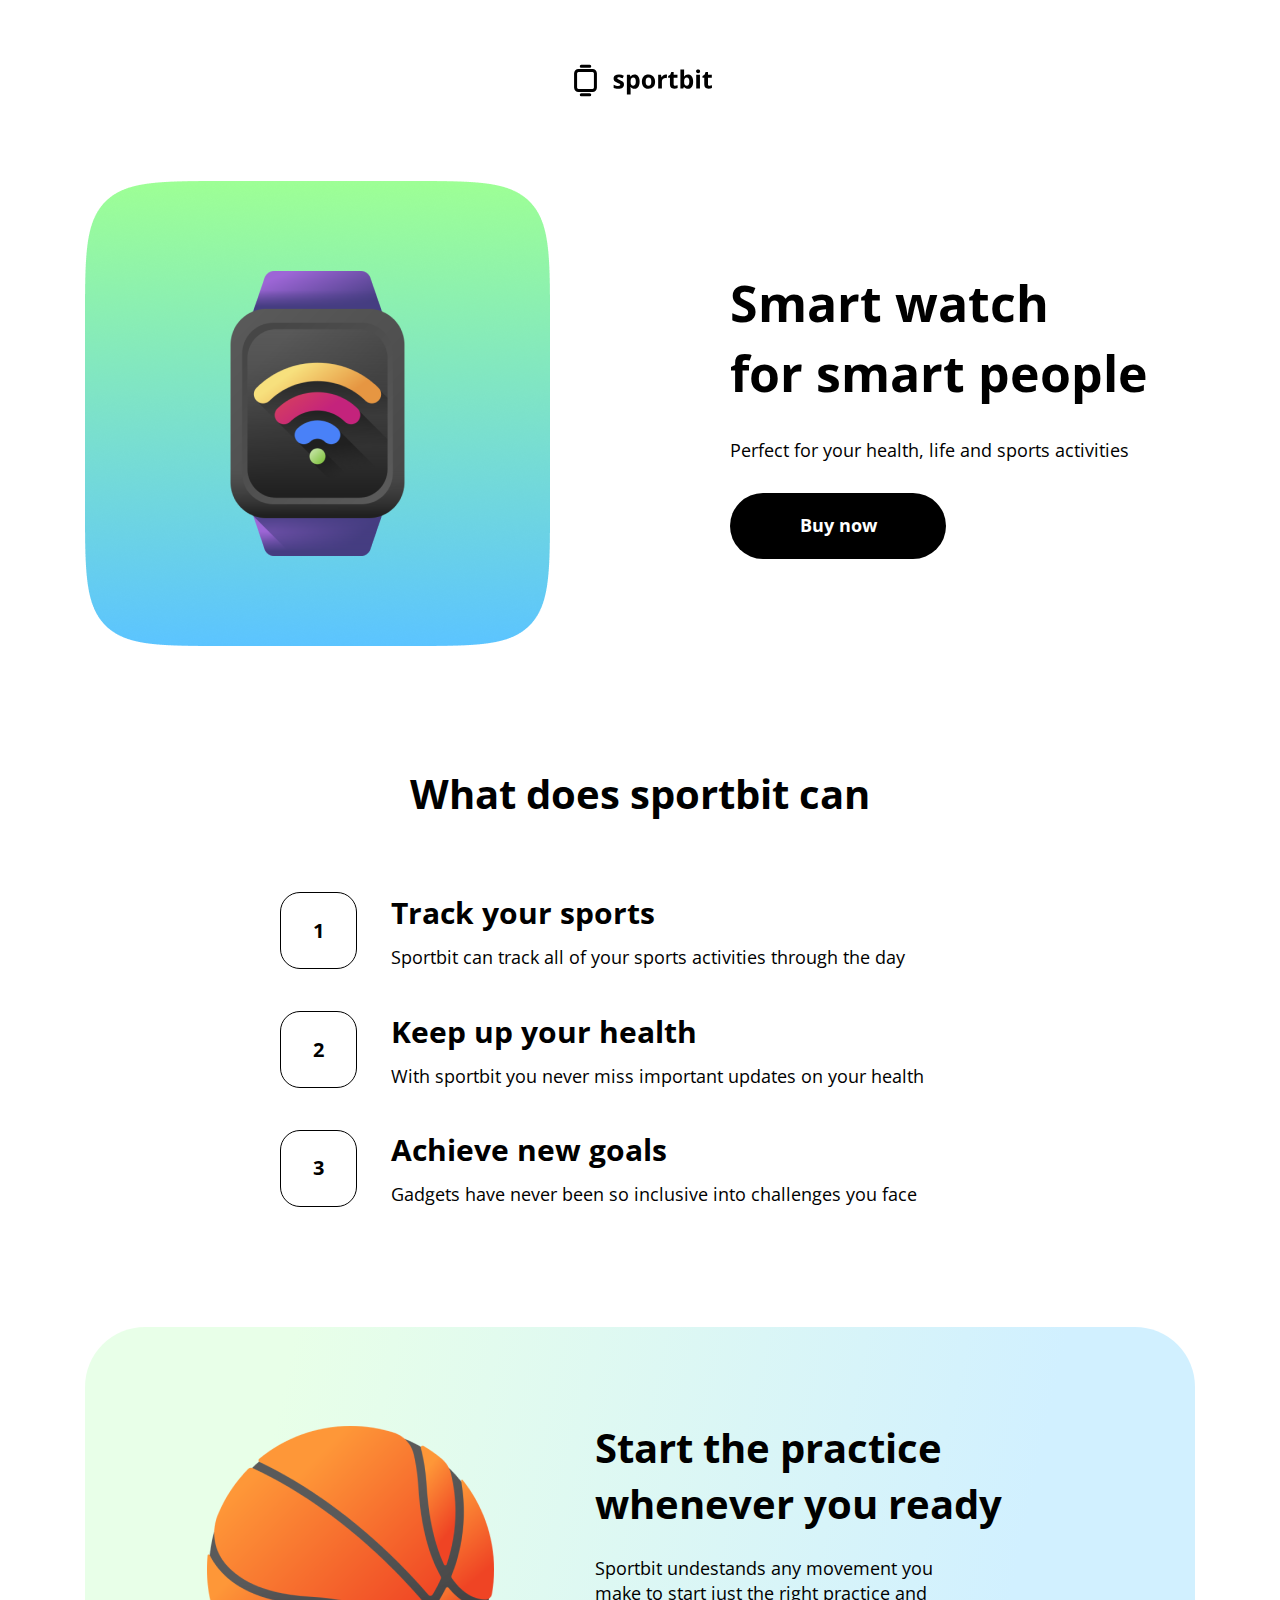
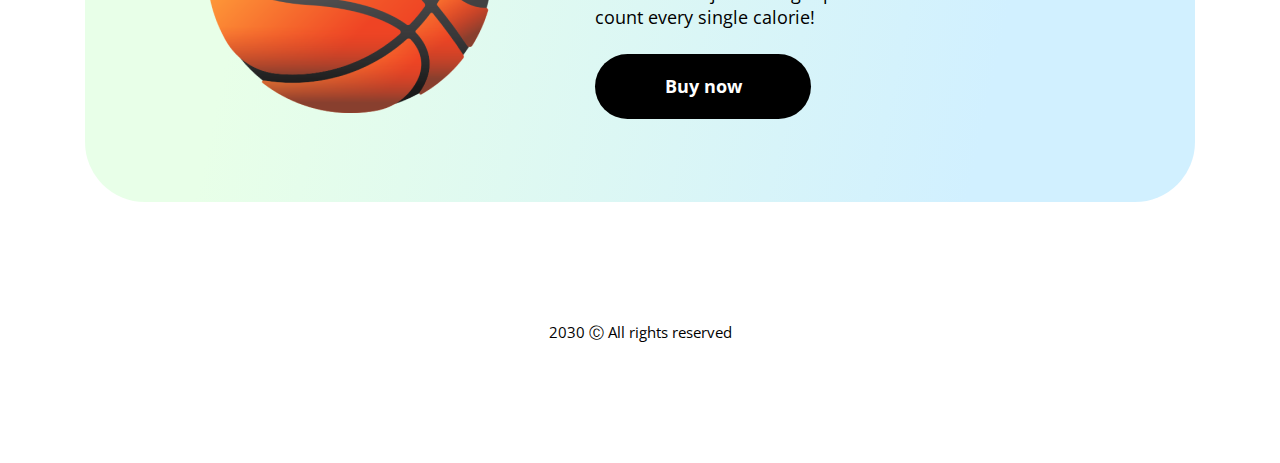
<file: sportbit/index.html>
<!DOCTYPE html>
<html lang="en">
<head>
    <meta charset="UTF-8">
    <meta http-equiv="X-UA-Compatible" content="IE=edge">
    <meta name="viewport" content="width=device-width, initial-scale=1.0">
    <link rel="icon" type="image/x-icon" href="img/watch.png">
    <link rel="preconnect" href="https://fonts.googleapis.com">
    <link rel="preconnect" href="https://fonts.gstatic.com" crossorigin>
    <link href="https://fonts.googleapis.com/css2?family=Open+Sans:wght@400;700&display=swap" rel="stylesheet">
    <link rel="stylesheet" href="css/style.css">
    <title>Sportbit Home</title>
</head>
<body>
    <header class="header" id="header">
        <div class="container">
            <a href="#" class="logo">
                <img src="img/logo.svg" alt="Sportbit">
            </a>
            <div class="wrapper">
                <img src="img/watch.png" alt="Smart watch" class="hero-image">
                <div class="hero-text">
                    <h1>Smart watch<br>for smart people</h1>
     				<p class="intro">Perfect for your health, life and sports activities</p>
                    <a href="#features" class="button">Buy now</a>
                </div>
            </div>
        </div>
    </header>
    <section class="features" id="features">
        <div class="container">
            <h2>What does sportbit can</h2>
            <div class="features-container">
                <div class="feature">
                    <span class="feature-digit">1</span>
                    <div class="feature-wrap">
                        <h3 class="feature-title">Track your sports</h3>
                        <p class="feature-text">Sportbit can track all of your sports activities through the day</p>
                    </div>
                </div>
                <div class="feature">
                    <span class="feature-digit">2</span>
                    <div class="feature-wrap">
                        <h3 class="feature-title">Keep up your health</h3>
                        <p class="feature-text">With sportbit you never miss important updates on your health</p>
                    </div>
                </div>
                <div class="feature">
                    <span class="feature-digit">3</span>
                    <div class="feature-wrap">
                        <h3 class="feature-title">Achieve new goals</h3>
                        <p class="feature-text">Gadgets have never been so inclusive into challenges you face</p>
                    </div>
                </div>
            </div>
        </div>
    </section>
    <section class="action" id="action">
        <div class="container">
            <div class="action-wrap">
                <img src="img/ball.png" alt="Sports activities">
                <div class="hero-text">
                    <h2>Start the practice whenever you ready</h2>
                    <p class="intro">Sportbit undestands any movement you make to start just the right practice and count every single calorie!</p>
                    <a href="#features" class="button">Buy now</a>
                </div>
            </div>
        </div>
    </section>
    <footer class="footer" id="footer">
        <div class="container">
            <p class="credits">2030 Ⓒ All rights reserved</p>
        </div>
    </footer>
</body>
</html>
</file>
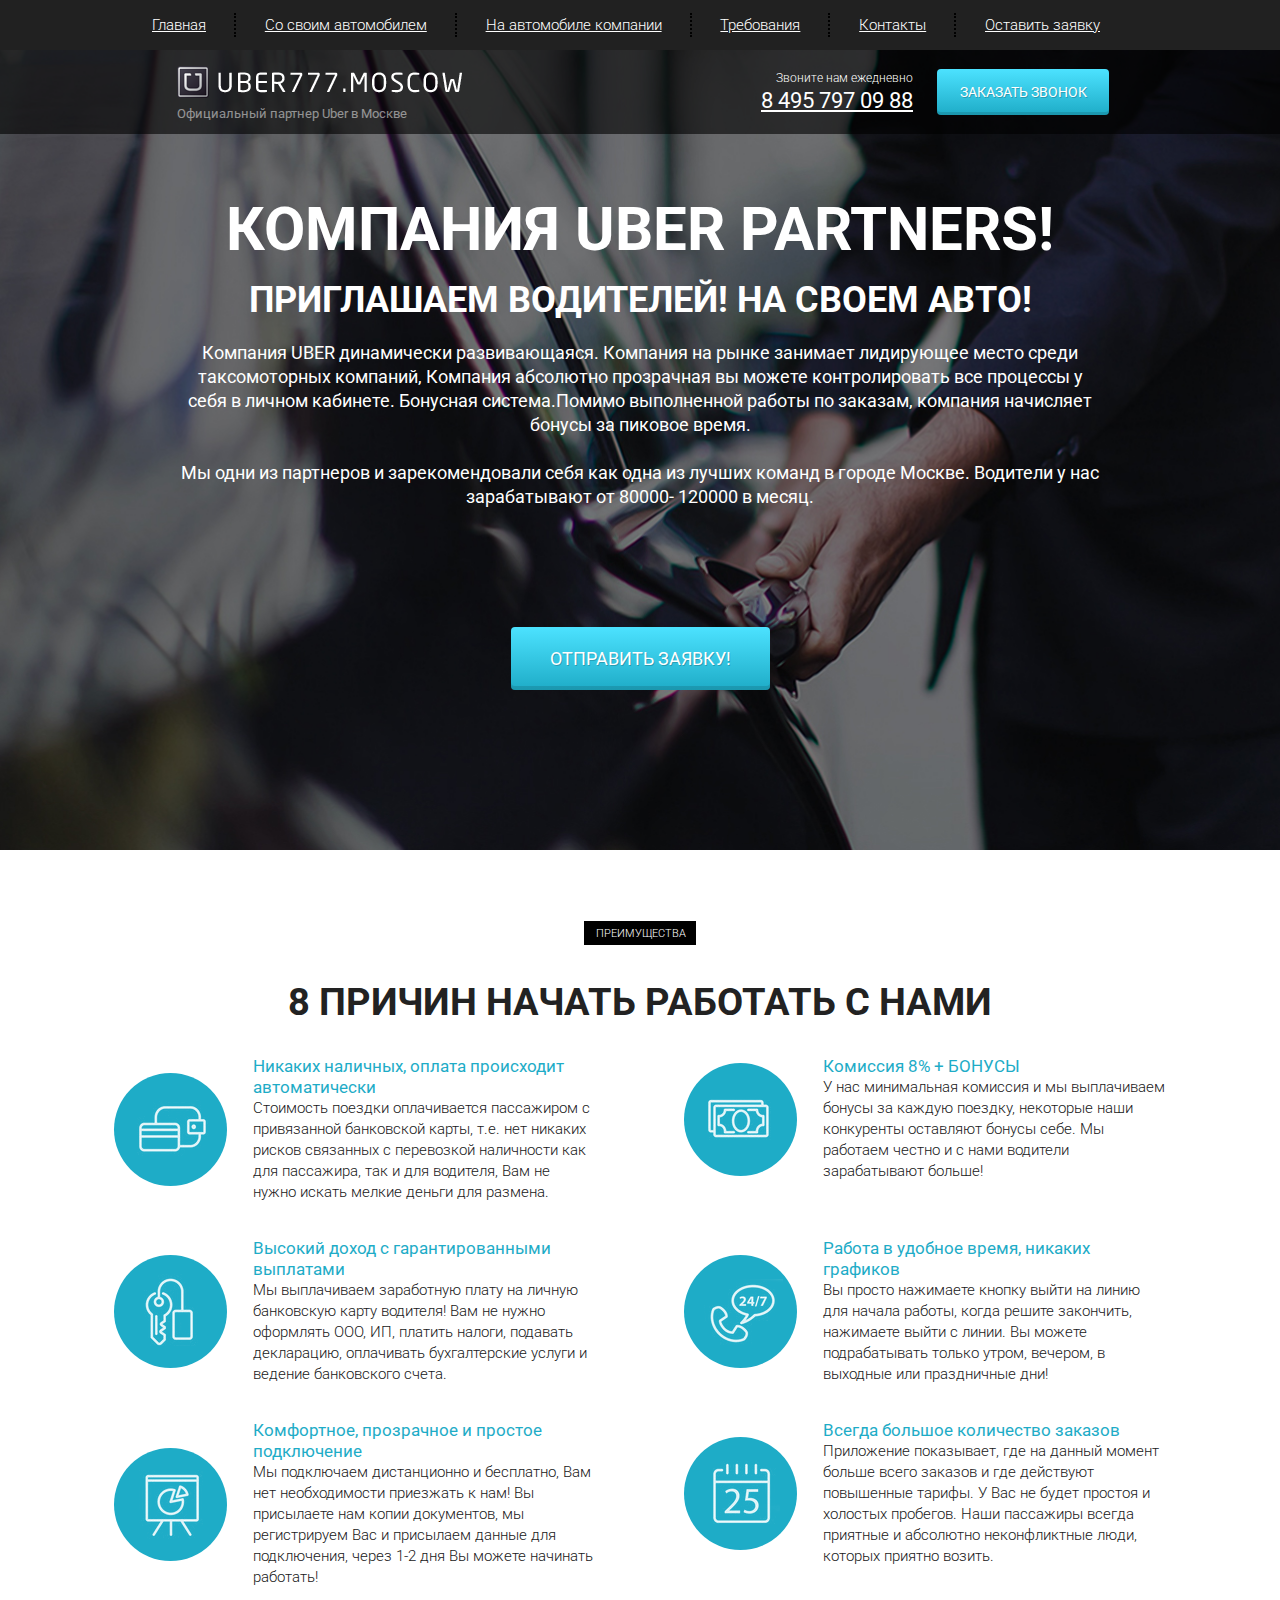
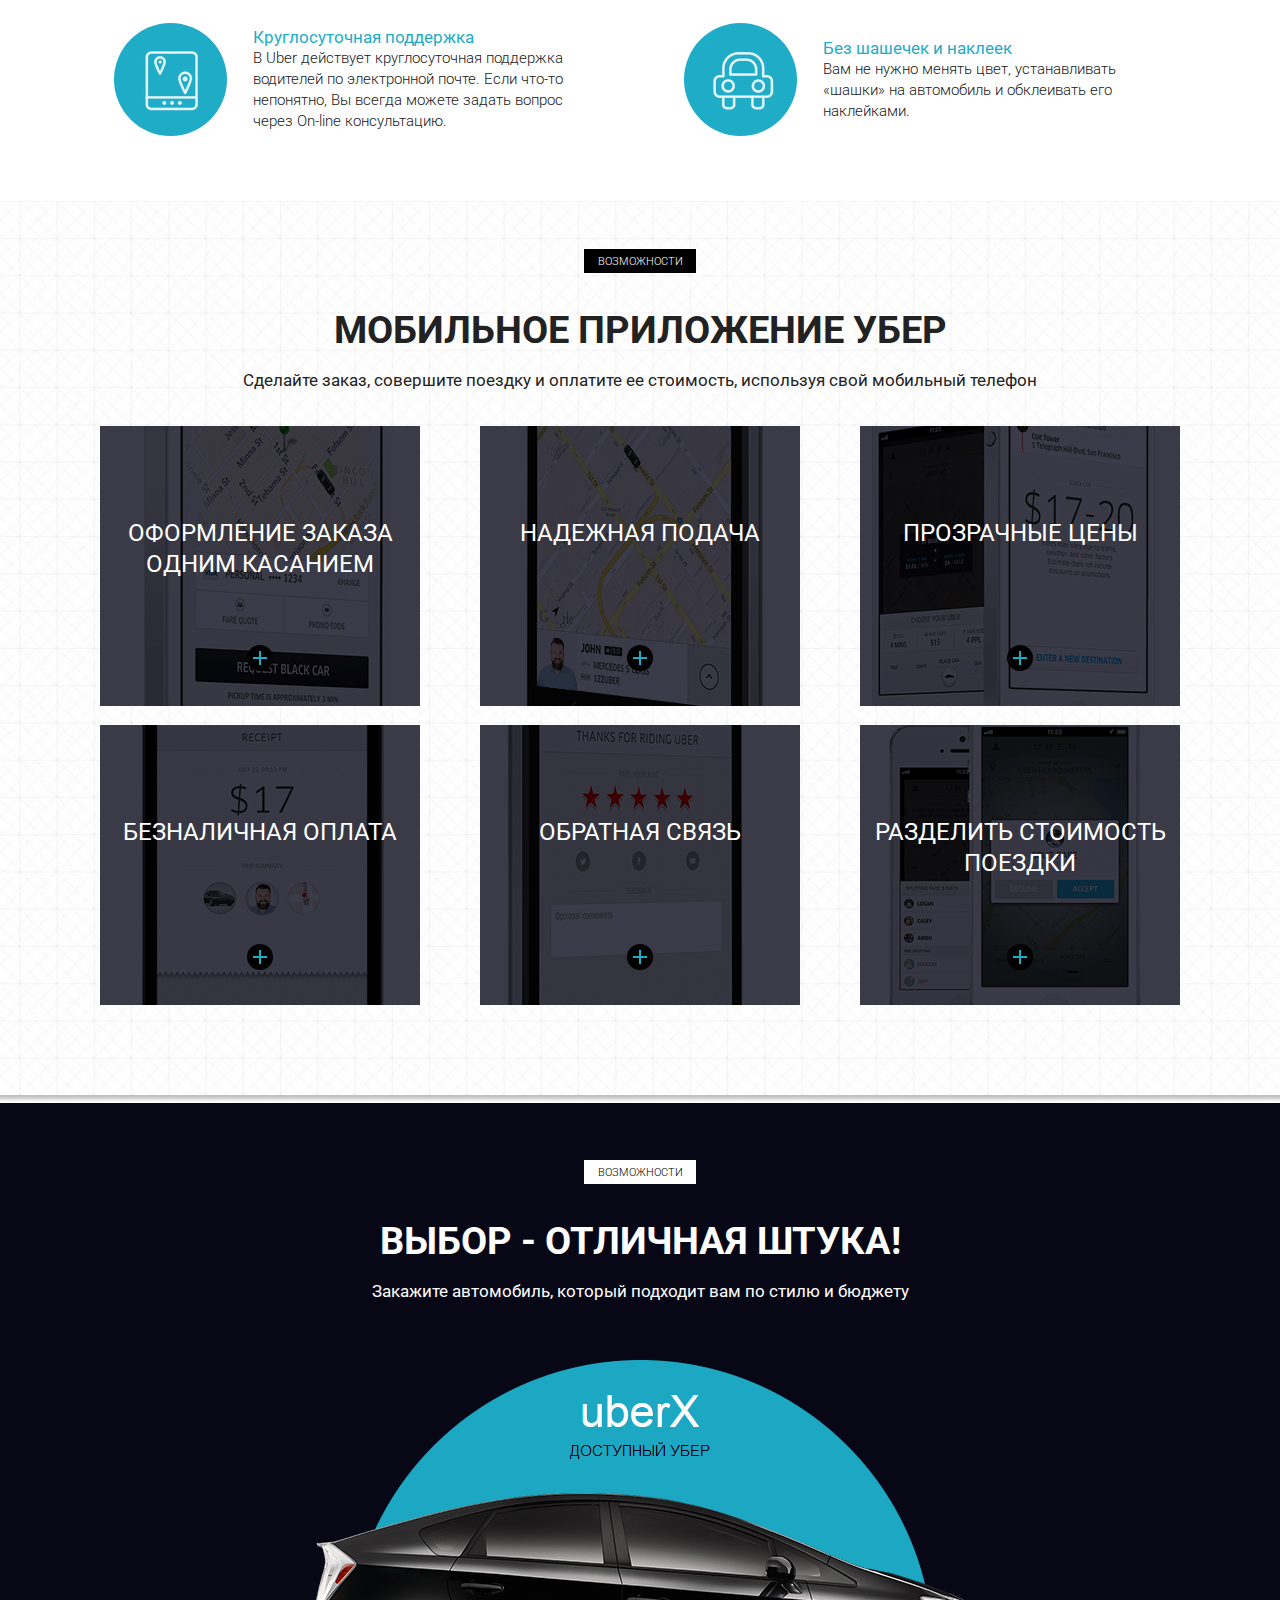
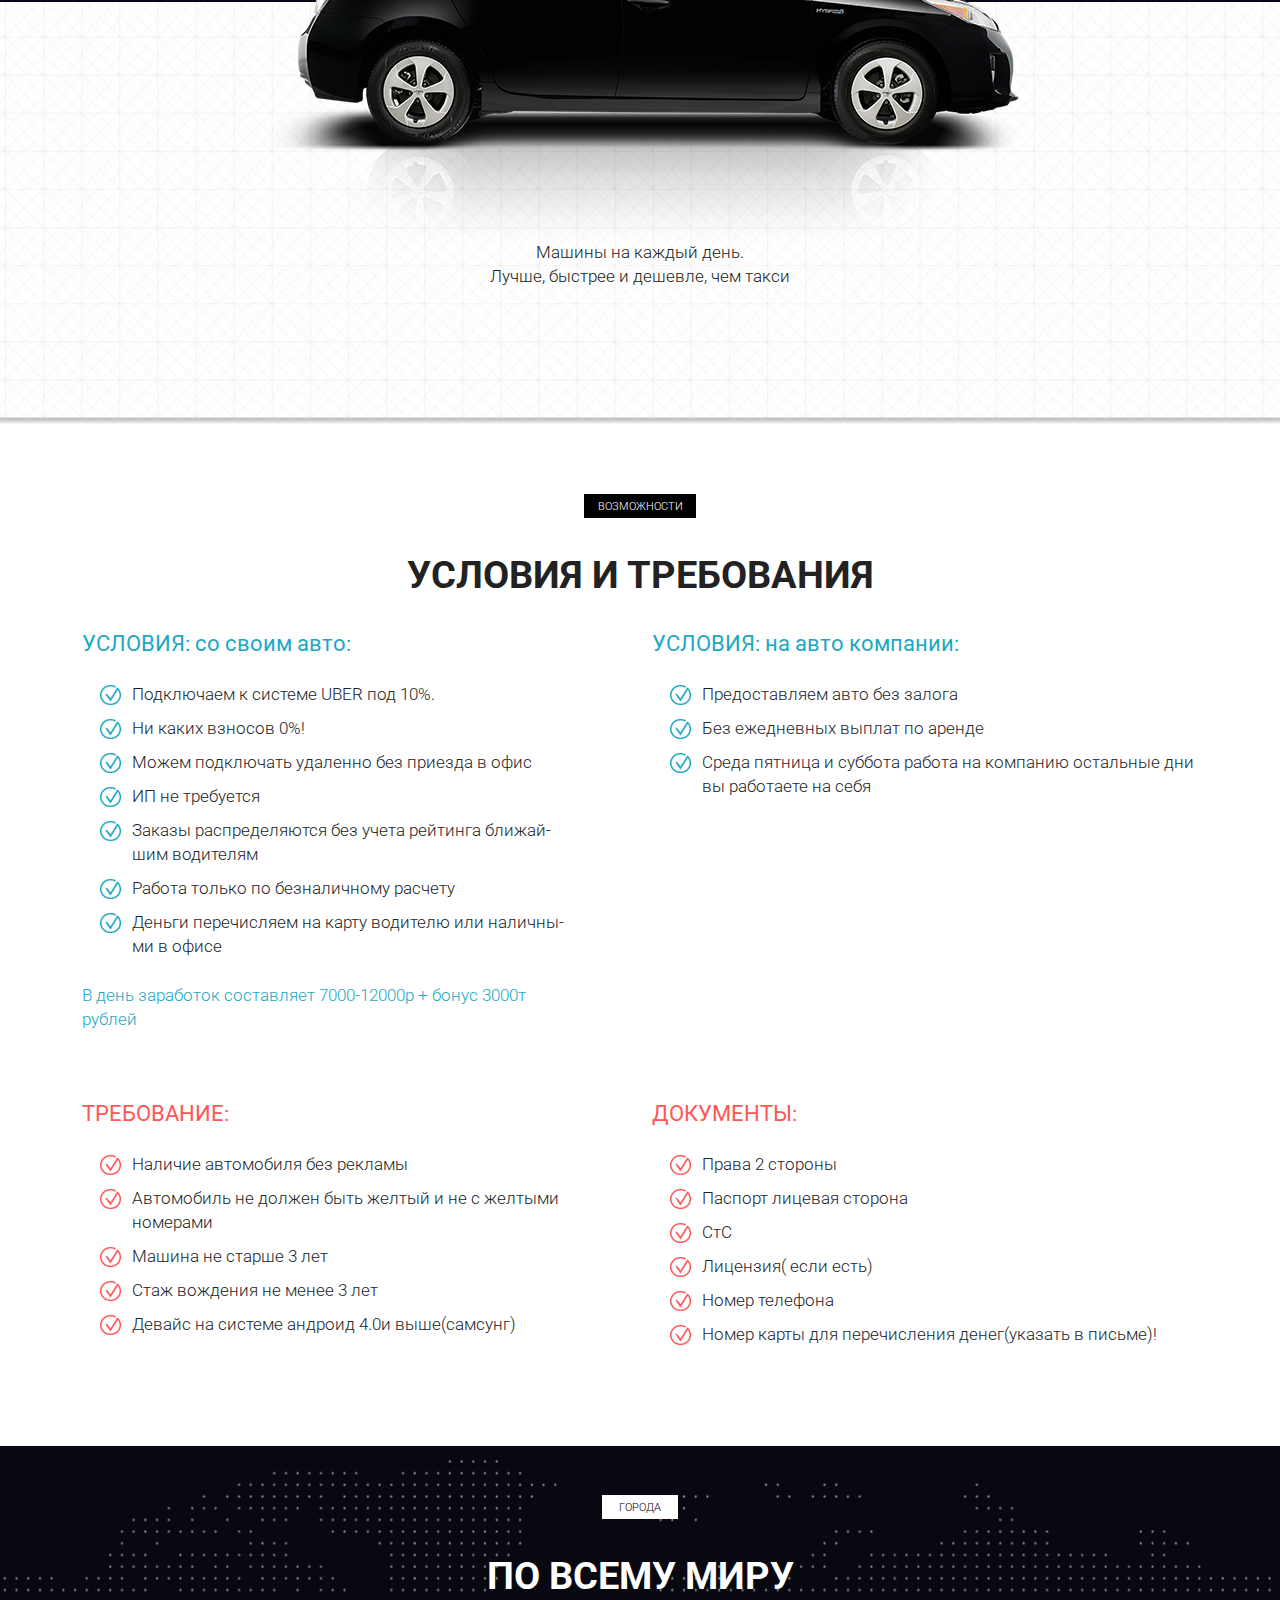
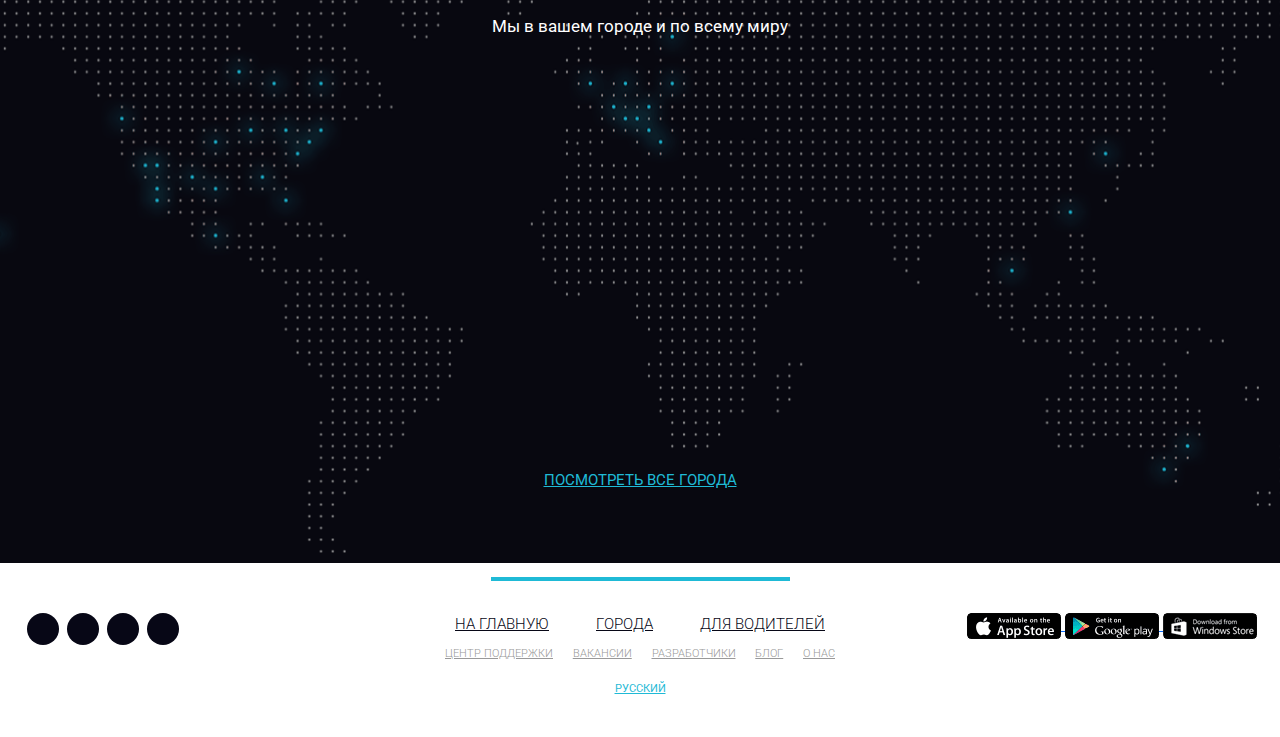
<file: UBER777/index.html>
<!DOCTYPE html>
<html lang="ua">
<head>
    <meta charset="UTF-8">
    <meta name="viewport" content="width=device-width, initial-scale=1.0">
    <meta http-equiv="X-UA-Compatible" content="ie=edge">
    <title>Uber</title>
    <link rel="shortcut icon" href="icons/favicon.ico" type="image/x-icon">
    <link href="https://fonts.googleapis.com/css?family=Roboto:300,400,700&amp;subset=cyrillic-ext" rel="stylesheet">
    <link rel="stylesheet" href="css/bootstrap-reboot.min.css">
    <link rel="stylesheet" href="css/bootstrap-grid.min.css">
    <link rel="stylesheet" href="https://use.fontawesome.com/releases/v5.8.2/css/all.css" integrity="sha384-oS3vJWv+0UjzBfQzYUhtDYW+Pj2yciDJxpsK1OYPAYjqT085Qq/1cq5FLXAZQ7Ay" crossorigin="anonymous">
    <link rel="stylesheet" href="css/style.min.css">
</head>
<body>
    <header>
        <nav>
            <div class="container">
                <ul class="menu">
                    <li class="menu_item"><a href="#" class="menu_link">Главная</a></li>
                    <li class="menu_item"><a href="#require" class="menu_link">Со своим автомобилем</a></li>
                    <li class="menu_item"><a href="#require" class="menu_link">На автомобиле компании</a></li>
                    <li class="menu_item"><a href="#" class="menu_link">Требования</a></li>
                    <li class="menu_item"><a href="#" class="menu_link">Контакты</a></li>
                    <li class="menu_item"><a href="#" class="menu_link">Оставить заявку</a></li>
                </ul>
            </div>
            <div class="hamburger">
                <span></span>
                <span></span>
                <span></span>
            </div>
        </nav>
        <div class="subheader">
            <div class="container">
                <div class="row">
                    <div class="col-6 col-md-4 offset-md-1">
                        <a href="#" class="subheader_logo"><img src="icons/logo.png" alt="logo"></a>
                        <div class="subheader_official">Официальный партнер Uber в Москве</div>
                    </div>
    
                    <div class="xs-hidden col-md-3 offset-md-1 col-xl-2 offset-xl-2">
                        <div class="subheader_call">Звоните нам ежедневно</div>
                        <a href="tel:84957970988" class="subheader_phone">8 495 797 09 88</a>
                    </div>
    
                    <div class="col-6 col-md-3">
                        <a href="tel:84957970988" class="xs-visible subheader_phone">8 495 797 09 88</a>
                        <button class="subheader_btn">заказать звонок</button>
                    </div>
                </div>
            </div>
        </div>
    </header>

    <section class="promo">
        <div class="container">
            <div class="row">
                <div class="col-md-12 offset-md-0 col-lg-10 offset-lg-1">
                    <h1 class="promo_header">КОМПАНИЯ UBER PARTNERS!</h1>
                    <h2 class="promo_subheader">ПРИГЛАШАЕМ ВОДИТЕЛЕЙ! НА СВОЕМ АВТО!</h2>
                    <div class="promo_descr">
                        Компания UBER  динамически развивающаяся. Компания на рынке занимает лидирующее место среди
                        таксомоторных компаний, Компания абсолютно прозрачная вы можете контролировать все процессы у себя в личном кабинете. Бонуcная система.Помимо выполненной работы по заказам, компания начисляет бонусы за
                        пиковое время.
                        <br><br>
                        Мы одни из партнеров и зарекомендовали себя как одна из лучших команд в городе Москве.  Водители у нас
                        зарабатывают от 80000- 120000 в месяц.
                    </div>
                    <button class="promo_btn">ОТПРАВИТЬ ЗАЯВКУ!</button>
                </div>
            </div>
        </div>
    </section>

    <section class="reasons">
        <div class="container">
            <div class="label">преимущества</div>
            <h2 class="title">8 причин начать работать с нами</h2>
            <div class="row">
                <div class="col-md-6">
                    <div class="reasons_block">
                        <div class="reasons_round">
                            <img src="icons/icon_1.png" alt="reason">
                        </div>
                        <div class="reasons_descr">
                            <div class="reasons_subtitle">Никаких наличных, оплата происходит автоматически</div>
                            <div class="reasons_text">
                                Стоимость поездки оплачивается пассажиром с привязанной банковской карты, т.е. нет никаких рисков связанных с перевозкой наличности как для пассажира, так и для водителя, Вам не нужно искать мелкие деньги для размена.
                            </div>
                        </div>
                    </div>
                </div>
                <div class="col-md-6">
                    <div class="reasons_block">
                        <div class="reasons_round">
                            <img src="icons/icon_2.png" alt="reason">
                        </div>
                        <div class="reasons_descr">
                            <div class="reasons_subtitle">Комиссия 8% + БОНУСЫ</div>
                            <div class="reasons_text">
                                У нас минимальная комиссия и мы выплачиваем бонусы за каждую поездку, некоторые наши конкуренты оставляют бонусы себе. Мы работаем честно и с нами водители зарабатывают больше!
                            </div>
                        </div>
                    </div>
                </div>
                <div class="col-md-6">
                    <div class="reasons_block">
                        <div class="reasons_round">
                            <img src="icons/icon_3.png" alt="reason">
                        </div>
                        <div class="reasons_descr">
                            <div class="reasons_subtitle">Высокий доход с гарантированными выплатами</div>
                            <div class="reasons_text">
                                Мы выплачиваем заработную плату на личную банковскую карту водителя! Вам не нужно оформлять ООО, ИП, платить налоги, подавать декларацию, оплачивать бухгалтерские услуги и ведение банковского счета.
                            </div>
                        </div>
                    </div>
                </div>
                <div class="col-md-6">
                    <div class="reasons_block">
                        <div class="reasons_round">
                            <img src="icons/icon_4.png" alt="reason">
                        </div>
                        <div class="reasons_descr">
                            <div class="reasons_subtitle">Работа в удобное время, никаких графиков</div>
                            <div class="reasons_text">
                                Вы просто нажимаете кнопку выйти на линию для начала работы, когда решите закончить, нажимаете выйти с линии. Вы можете подрабатывать только утром, вечером, в выходные или праздничные дни!
                            </div>
                        </div>
                    </div>
                </div>
                <div class="col-md-6">
                    <div class="reasons_block">
                        <div class="reasons_round">
                            <img src="icons/icon_5.png" alt="reason">
                        </div>
                        <div class="reasons_descr">
                            <div class="reasons_subtitle">Комфортное, прозрачное и простое подключение</div>
                            <div class="reasons_text">
                                Мы подключаем дистанционно и бесплатно, Вам нет необходимости приезжать к нам! Вы присылаете нам копии документов, мы регистрируем Вас и присылаем данные для подключения, через 1-2 дня Вы можете начинать работать!
                            </div>
                        </div>
                    </div>
                </div>
                <div class="col-md-6">
                    <div class="reasons_block">
                        <div class="reasons_round">
                            <img src="icons/icon_6.png" alt="reason">
                        </div>
                        <div class="reasons_descr">
                            <div class="reasons_subtitle">Всегда большое количество заказов</div>
                            <div class="reasons_text">
                                Приложение показывает, где на данный момент больше всего заказов и где действуют повышенные тарифы. У Вас не будет простоя и холостых пробегов. Наши пассажиры всегда приятные и абсолютно неконфликтные люди, которых приятно возить.
                            </div>
                        </div>
                    </div>
                </div>
                <div class="col-md-6">
                    <div class="reasons_block">
                        <div class="reasons_round">
                            <img src="icons/icon_7.png" alt="reason">
                        </div>
                        <div class="reasons_descr">
                            <div class="reasons_subtitle">Круглосуточная поддержка</div>
                            <div class="reasons_text">
                                В Uber действует круглосуточная поддержка водителей по электронной почте. Если что-то непонятно, Вы всегда можете задать вопрос через On-line консультацию.
                            </div>
                        </div>
                    </div>
                </div>
                <div class="col-md-6">
                    <div class="reasons_block">
                        <div class="reasons_round">
                            <img src="icons/icon_8.png" alt="reason">
                        </div>
                        <div class="reasons_descr">
                            <div class="reasons_subtitle">Без шашечек и наклеек</div>
                            <div class="reasons_text">
                                Вам не нужно менять цвет, устанавливать «шашки» на автомобиль и обклеивать его наклейками.
                            </div>
                        </div>
                    </div>
                </div>
            </div>
        </div>
    </section>

    <section class="mobile">
        <div class="container">
            <div class="label">возможности</div>
            <h2 class="title">мобильное приложение убер</h2>
            <div class="subtitle">Сделайте заказ, совершите поездку и оплатите ее стоимость, используя свой мобильный телефон</div>

            <div class="row">
                <div class="col-md-6 col-lg-4">
                    <div class="mobile_item mobile_item_1">
                        <div class="mobile_item_subtitle">
                            оформление заказа одним касанием
                        </div>
                        <div class="mobile_item_plus"></div>
                    </div>
                </div>
                <div class="col-md-6 col-lg-4">
                    <div class="mobile_item mobile_item_2">
                        <div class="mobile_item_subtitle">
                            надежная подача
                        </div>
                        <div class="mobile_item_plus"></div>
                    </div>
                </div>
                <div class="col-md-6 col-lg-4">
                    <div class="mobile_item mobile_item_3">
                        <div class="mobile_item_subtitle">
                            прозрачные цены
                        </div>
                        <div class="mobile_item_plus"></div>
                    </div>
                </div>
                <div class="col-md-6 col-lg-4">
                    <div class="mobile_item mobile_item_4">
                        <div class="mobile_item_subtitle">
                            безналичная оплата
                        </div>
                        <div class="mobile_item_plus"></div>
                    </div>
                </div>
                <div class="col-md-6 col-lg-4">
                    <div class="mobile_item mobile_item_5">
                        <div class="mobile_item_subtitle">
                            обратная связь
                        </div>
                        <div class="mobile_item_plus"></div>
                    </div>
                </div>
                <div class="col-md-6 col-lg-4">
                    <div class="mobile_item mobile_item_6">
                        <div class="mobile_item_subtitle">
                            разделить стоимость поездки
                        </div>
                        <div class="mobile_item_plus"></div>
                    </div>
                </div>
            </div>
        </div>
    </section>

    <section class="choice">
        <div class="container">
            <div class="black"></div>
            <div class="label label_white">возможности</div>
            <h2 class="title title_white hidden-320">Выбор - отличная штука!</h2>
            <div class="subtitle subtitle_white hidden-320">Закажите автомобиль, который подходит вам по стилю и бюджету</div>

            <img src="img/car.png" alt="uber car" class="choice_img">
            <div class="choice_descr">
                Машины на каждый день.<br>
                Лучше, быстрее и дешевле, чем такси
            </div>
        </div>
    </section>

    <section class="require" id="require">
        <div class="container">
            <div class="label">возможности</div>
            <h2 class="title">условия и требования</h2>
        <div class="row">
            <div class="col-md-6">
                <div class="require_block">
                    <div class="require_title">
                        УСЛОВИЯ: со своим авто:
                    </div>
                    <ul class="require_list">
                        <li>Подключаем к системе UBER  под 10%.</li>
                        <li>
                            Ни каких взносов  0%!
                        </li>
                        <li>
                            Можем подключать удаленно без приезда в офис
                        </li>
                        <li>
                            ИП не требуется
                        </li>
                        <li>
                            Заказы распределяются без учета рейтинга ближай-<br>шим водителям
                        </li>
                        <li>
                            Работа только по безналичному расчету
                        </li>
                        <li>
                            Деньги перечисляем на карту водителю или наличны-<br>ми в офисе
                        </li>
                    </ul>
                    <div class="require_descr">
                        В день заработок составляет 7000-12000р + бонус 3000т<br> рублей
                    </div>
                </div>
            </div>
            <div class="col-md-6">
                <div class="require_block">
                    <div class="require_title">
                        УСЛОВИЯ: на авто компании:
                    </div>
                    <ul class="require_list">
                        <li>
                            Предоставляем авто без залога
                        </li>
                        <li>
                            Без ежедневных выплат по аренде
                        </li>
                        <li>
                            Среда пятница и суббота работа на компанию остальные дни вы работаете на себя
                        </li>
                    </ul>
                </div>
            </div>
            <div class="col-md-6">
                <div class="require_block require_block_nmb warning">
                    <div class="require_title">
                        ТРЕБОВАНИЕ:
                    </div>
                    <ul class="require_list">
                        <li>
                            Наличие автомобиля без рекламы
                        </li>
                        <li>
                            Автомобиль не должен быть желтый и не с желтыми номерами
                        </li>
                        <li>
                            Машина не старше 3 лет
                        </li>
                        <li>
                            Стаж вождения не менее 3 лет
                        </li>
                        <li>
                            Девайс на системе андроид 4.0и выше(самсунг)
                        </li>
                    </ul>
                </div>
            </div>
            <div class="col-md-6">
                <div class="require_block require_block_nmb warning">
                    <div class="require_title">
                        ДОКУМЕНТЫ:
                    </div>
                    <ul class="require_list">
                        <li>
                            Права 2 стороны
                        </li>
                        <li>
                            Паспорт лицевая сторона
                        </li>
                        <li>
                            СтС
                        </li>
                        <li>
                            Лицензия( если есть)
                        </li>
                        <li>
                            Номер телефона
                        </li>
                        <li>
                            Номер карты для перечисления денег(указать в письме)!
                        </li>
                    </ul>
                </div>
            </div>
        </div>
        </div>
    </section>

    <section class="world">
        <div class="container">
            <div class="label label_white label_min">города</div>
            <h2 class="title title_white">По всему миру</h2>
            <div class="subtitle subtitle_white">Мы в вашем городе и по всему миру</div>

            <a href="#" class="world_link">посмотреть все города</a>
        </div>
    </section>

    <footer>
        <div class="footer_divider"></div>
        <div class="footer_wrapper">
            <div>
                <div class="footer_social">
                    <a href="#" class="footer_social_item">
                        <i class="fab fa-facebook-f"></i>
                    </a>
                    <a href="#" class="footer_social_item">
                        <i class="fab fa-twitter"></i>
                    </a>
                    <a href="#" class="footer_social_item">
                        <i class="fab fa-linkedin"></i>
                    </a>
                    <a href="#" class="footer_social_item">
                        <i class="fab fa-instagram"></i>
                    </a>
                </div>
            </div>
            <div>
                <div class="footer_links">
                    <div class="footer_links_main">
                        <a href="#">на главную</a>
                        <a href="#">города</a>
                        <a href="#">для водителей</a>
                    </div>
                    <div class="footer_links_sub">
                        <a href="#">центр поддержки</a>
                        <a href="#">вакансии</a>
                        <a href="#">разработчики</a>
                        <a href="#">блог</a>
                        <a href="#">о нас</a>
                    </div>
                    <a href="#" class="footer_links_lang">Русский</a>
                </div>
            </div>
            <div>
                <div class="footer_mobile">
                    <a href="#">
                        <img src="img/app_store.png" alt="App Store">
                    </a>
                    <a href="#">
                        <img src="img/google_play.png" alt="Google play">
                    </a>
                    <a href="#">
                        <img src="img/windows_store.png" alt="Windows store">
                    </a>
                </div>
            </div>
        </div>
    </footer>

    <script src="js/script.js"></script>
</body>
</html>
</file>
<file: sportbit/css/style.css>
html {
    scroll-behavior: smooth;
}

body {
    font-family: 'Open Sans', sans-serif;
    color: black;
    font-size: 18px;
    font-weight: 400;
    margin: 0;
    padding: 0;
}

* {
    box-sizing: border-box;
}

.container {
    max-width: 1110px;
    margin: 0 auto;
}

section {
    padding-top: 120px;
}

p {
    line-height: 1.37em;
    margin: 0;
}

h1, h2, h3, h4, h5, h6 {
    font-weight: 700;
    line-height: 1.4em;
    margin: 0;
}

.header {
    padding-top: 60px;
}

.logo {
    margin: 0 auto;
    max-width: 145px;
    display: block;
}

h1 {
    font-size: 50px;
}

h2 {
    font-size: 40px;
    text-align: center;
    margin-bottom: 70px;
}

.hero-image {
    width: 465px;
}

.intro {
    font-size: 18px;
    margin: 30px 0;
}

.button {
    background: #000000;
    border-radius: 100px;
    font-size: 18px;
    color: #fff;
    text-decoration: none;
    padding: 22px 0;
    font-weight: 700;
    line-height: 1.19em;
    display: block;
    width: 216px;
    text-align: center;
    transition: all 0.5s ease;
}

.button:hover {
    background: rgb(41, 41, 41);
}

.hero-text {
    width: 465px;
}

.hero-text h2 {
    text-align:left;
    margin-bottom: 0;
}

.action-wrap .hero-text {
    width: 432px;
}

.action-wrap .intro {
    margin: 24px 0;
    width: 371px;
}

.wrapper {
    display: flex;
    align-items: center;
    justify-content: space-between;
    margin-top: 79px;
}

.features-container {
    width: 720px;
    display: flex;
    flex-direction: column;
    gap: 41px;
    margin: 0 auto
}

.feature {
    display: flex;
    gap: 34px;
    align-items: center;
}

.feature-digit {
    font-weight: 700;
    font-size: 20px;
    line-height: 1.37em;
    border: 1px solid #000000;
    border-radius: 20px;
    width: 77px;
    height: 77px;
    display: flex;
    align-items: center;
    justify-content: center;
    transition: all 0.5s ease;
}

.feature:hover .feature-digit {
    background: #000;
    color: #fff;
}

.feature-title {
    font-size: 30px;
    margin-bottom: 11px;
}

.action-wrap {
    background: linear-gradient(102deg, #E8FFE8 17.38%, #D1F0FF 81.25%);
    border-radius: 60px;
    display: flex;
    align-items: center;
    padding: 93px 168px 83px 122px;
    gap: 101px;
    justify-content: center;
}

@keyframes rot {
    0% {
        transform: rotate(0deg);
    }

    100% {
        transform: rotate(360deg);
    }
}
.action-wrap img {
    animation: 5s linear 0s normal none infinite running rot;
}

.credits {
    font-size: 15px;
    text-align: center;
}

.footer {
    padding: 120px 0;
}

/* Responsive */

/* Large: 992px - 1199px */
@media (max-width: 1199px) {
    .container {
        max-width: 960px;
    }
}

/* Medium: 768px - 991px */
@media (max-width: 991px) {
    .container {
        max-width: 720px;
    }
    .wrapper {
        flex-direction: column;
        text-align: center;
        gap: 51px;
    }
    .button {
        margin: 0 auto;
    }
    .action-wrap {
        flex-direction: column;
        text-align: center;
        padding: 101px 144px;
    }
    .hero-text h2 {
        text-align: center;
    }
    .action-wrap .intro {
        margin: 24px auto;
    }
}

/* Small: 576px - 767px */
@media (max-width: 767px) {
    .container {
        max-width: 540px;
    }
    .feature {
        flex-direction: column;
        text-align: center;
    }
    .features-container {
        width: auto;
    }
    .action-wrap {
        gap: 50px;
    }
}

/* Extra small: 0px (320px) - 575px */
@media (max-width: 575px) {
    .container {
        padding: 0 15px;
    }
    .hero-image {
        width: 100%;
        display: block;
    }
    .hero-text {
        width: auto;
    }
    h1 {
        font-size: 45px;
    }
    .action-wrap img {
        width: 201px;
    }
    .action-wrap {
        padding: 70px 20px;
    }
    .action-wrap .hero-text {
        width: 100%;
    }
    .action-wrap .intro {
        width: auto;
    }
    section {
        padding-top: 90px;
    }
    .footer {
        padding: 90px 0;
    }
    .wrapper {
        margin-top: 50px;
    }
}
</file>
<file: UBER777/css/style.min.css>
*{font-family:"Roboto",sans-serif}header{position:relative;height:50px}nav{position:fixed;width:100%;height:50px;background-color:#212121;z-index:5}.hamburger{display:none}.menu{display:-webkit-box;display:-ms-flexbox;display:flex;-webkit-box-pack:justify;-ms-flex-pack:justify;justify-content:space-between;padding:13px 70px;margin:0;list-style-type:none}.menu_link{color:#fff;font-size:15px;font-weight:300}.menu_link:hover{text-decoration:none;color:#1eacc7}.menu_item{border-right:2px dotted #000;padding-right:28px}.menu_item:last-child{border-right:none}.subheader{position:absolute;top:50px;width:100%;height:84px;background-color:rgba(0,0,0,.6)}.subheader_logo{display:block;max-width:100%;margin-top:16px}.subheader_official{margin-top:6px;opacity:.5;color:#fff;font-size:13px;font-weight:400}.subheader_call{color:#fff;font-size:12px;font-weight:300;margin-top:19px;text-align:right}.subheader_phone{display:block;margin-top:8px;color:#fff;font-size:22px;font-weight:400;text-transform:uppercase;text-align:right;line-height:12px}.subheader_phone:hover{text-decoration:none;color:#fff}.subheader_btn{margin-top:19px;width:172px;height:46px;-webkit-box-shadow:inset 0 -3px 0 rgba(0,0,0,.12);box-shadow:inset 0 -3px 0 rgba(0,0,0,.12);border:none;border-radius:4px;background-image:-webkit-gradient(linear, left bottom, left top, from(#1EACC7), to(#4ce2ff));background-image:linear-gradient(to top, #1EACC7 0%, #4ce2ff 100%);text-shadow:1px 1px 0 rgba(0,0,0,.21);color:#fff;font-size:14px;font-weight:400;text-transform:uppercase}.subheader_btn:hover{background-image:none;background-color:#1eacc7}.promo{min-height:800px;background:url("../img/uber_bg.png") center center/cover no-repeat;padding:150px 0 135px 0}.promo_header{color:#fff;font-weight:700;text-transform:uppercase;font-size:60px;line-height:60px;margin:0;text-align:center}.promo_subheader{color:#fff;font-weight:700;text-transform:uppercase;font-size:36px;line-height:36px;margin:0;margin-top:22px;text-align:center}.promo_descr{color:#fff;font-size:18px;font-weight:400;line-height:24px;text-align:center;margin-top:23px}.promo_btn{display:block;margin:118px auto 0 auto;width:259px;height:63px;-webkit-box-shadow:inset 0 -4px 0 rgba(0,0,0,.12);box-shadow:inset 0 -4px 0 rgba(0,0,0,.12);border:none;border-radius:4px;background-image:-webkit-gradient(linear, left bottom, left top, from(#1EACC7), to(#4ce2ff));background-image:linear-gradient(to top, #1EACC7 0%, #4ce2ff 100%);text-shadow:1px 1px 0 rgba(0,0,0,.21);color:#fff;font-size:18px;font-weight:400;text-transform:uppercase}.promo_btn:hover{background-image:none;background-color:#1eacc7}.reasons{padding:71px 0 65px 0}.reasons_block{display:-webkit-box;display:-ms-flexbox;display:flex;-webkit-box-pack:center;-ms-flex-pack:center;justify-content:center;-webkit-box-align:center;-ms-flex-align:center;align-items:center;margin-top:35px}.reasons_round{display:-webkit-box;display:-ms-flexbox;display:flex;-webkit-box-pack:center;-ms-flex-pack:center;justify-content:center;-webkit-box-align:center;-ms-flex-align:center;align-items:center;margin-right:26px;width:113px;height:113px;background-color:#1eacc7;border-radius:100%}.reasons_descr{width:343px}.reasons_subtitle{line-height:21px;color:#1eacc7;font-size:17px;font-weight:400}.reasons_text{color:#202020;font-size:15px;font-weight:300;line-height:21px}.label{position:relative;margin:0 auto;height:24px;width:112px;padding:5px 12px;background-color:#000;color:#fff;font-size:11px;font-weight:300;text-transform:uppercase;text-align:center;z-index:2}.label_white{background-color:#fff;color:#000}.label_min{width:76px}.title{position:relative;margin-bottom:0;margin-top:38px;color:#222;font-size:38px;line-height:38px;font-weight:700;text-transform:uppercase;text-align:center;z-index:2}.title_white{color:#fff}.subtitle{position:relative;margin-top:19px;color:#222;font-size:17px;font-weight:400;text-align:center;z-index:2}.subtitle_white{color:#fff}.mobile{min-height:864px;padding:48px 0 79px 0;background:url("../img/mobile_bg.png") center center/cover no-repeat}.mobile .row{margin-top:32px}.mobile_item{position:relative;width:320px;height:280px;margin:0 auto;margin-bottom:19px;padding-top:92px}.mobile_item_1{background:url("../icons/card_1.png") center center/cover no-repeat}.mobile_item_2{background:url("../icons/card_2.png") center center/cover no-repeat}.mobile_item_3{background:url("../icons/card_3.png") center center/cover no-repeat}.mobile_item_4{background:url("../icons/card_4.png") center center/cover no-repeat}.mobile_item_5{background:url("../icons/card_5.png") center center/cover no-repeat}.mobile_item_6{background:url("../icons/card_6.png") center center/cover no-repeat}.mobile_item_subtitle{color:#fff;font-size:24px;font-weight:400;line-height:31px;text-transform:uppercase;text-align:center}.mobile_item_plus{display:-webkit-box;display:-ms-flexbox;display:flex;-webkit-box-pack:center;-ms-flex-pack:center;justify-content:center;-webkit-box-align:center;-ms-flex-align:center;align-items:center;position:absolute;bottom:35px;left:50%;-webkit-transform:translateX(-50%);transform:translateX(-50%);width:26px;height:26px;background-color:#000;margin:0 auto;border-radius:100%;cursor:pointer}.mobile_item_plus:before{content:"";display:block;width:14px;height:2px;background-color:#1eacc7;-webkit-transition:.3s all;transition:.3s all}.mobile_item_plus:after{content:"";position:absolute;left:50%;-webkit-transform:translateX(-50%);transform:translateX(-50%);display:block;height:14px;width:2px;background-color:#1eacc7;-webkit-transition:.3s all;transition:.3s all}.mobile_item_plus:hover:before,.mobile_item_plus:hover:after{background-color:#ff5656}.choice{position:relative;min-height:895px;padding:57px 0 138px 0;background:url("../img/mobile_bg.png") center center/cover no-repeat}.choice_img{position:relative;display:block;margin:56px auto 0 auto;z-index:2}.choice_descr{text-align:center;color:#222;font-size:17px;font-weight:300;line-height:24px}.choice .black{position:absolute;top:0;left:0;height:499px;width:100%;background-color:#070716;z-index:1}.require{padding:68px 0 84px 0}.require_block{margin:33px 0}.require_block_nmb{margin-bottom:0px}.require_title{color:#1ca8c3;font-size:22px;font-weight:400}.require_list{list-style-type:none;padding-left:50px;margin-top:22px}.require_list li{position:relative;font-size:17px;font-weight:300;line-height:24px;margin-bottom:10px}.require_list li:before{content:"";display:block;position:absolute;left:-32px;top:3px;width:21px;height:20px;background:url("../icons/true.png") center center/cover no-repeat}.require_descr{margin-top:25px;font-size:17px;font-weight:300;line-height:24px;color:#1ca8c3}.require .warning .require_title{color:#ff5656}.require .warning .require_list li:before{background:url("../icons/false.png") center center/cover no-repeat}.world{position:relative;min-height:717px;padding:49px 0;background:url("../img/world_bg.png") center center/cover no-repeat}.world_link{position:absolute;left:50%;-webkit-transform:translateX(-50%);transform:translateX(-50%);bottom:49px;text-align:center;font-size:15px;font-weight:400;line-height:68px;text-transform:uppercase;color:#1fbad6}.world_link:hover{text-decoration:none;color:#fff}footer{padding:14px 23px 39px 23px}footer a:hover{text-decoration:none}.footer_divider{width:299px;height:4px;background-color:#1fbad6;margin:0 auto}.footer_wrapper{display:-webkit-box;display:-ms-flexbox;display:flex;-webkit-box-pack:justify;-ms-flex-pack:justify;justify-content:space-between;-webkit-box-align:start;-ms-flex-align:start;align-items:flex-start;padding-top:32px}.footer_wrapper>div{width:33%}.footer_wrapper>div:nth-child(3){display:-webkit-box;display:-ms-flexbox;display:flex;-webkit-box-pack:end;-ms-flex-pack:end;justify-content:flex-end}.footer_social{width:160px;display:-webkit-box;display:-ms-flexbox;display:flex;-webkit-box-pack:justify;-ms-flex-pack:justify;justify-content:space-between}.footer_social_item{display:-webkit-box;display:-ms-flexbox;display:flex;-webkit-box-pack:center;-ms-flex-pack:center;justify-content:center;-webkit-box-align:center;-ms-flex-align:center;align-items:center;margin:0 4px;width:32px;height:32px;background-color:#070716;border-radius:100%}.footer_social_item i{color:#fff}.footer_links{width:390px;margin:0 auto}.footer_links_main{display:-webkit-box;display:-ms-flexbox;display:flex;-webkit-box-pack:justify;-ms-flex-pack:justify;justify-content:space-between;padding:0 10px;list-style-type:none}.footer_links_main a{color:#070716;font-size:15px;font-weight:300;text-transform:uppercase;list-style-type:none}.footer_links_sub{display:-webkit-box;display:-ms-flexbox;display:flex;-webkit-box-pack:justify;-ms-flex-pack:justify;justify-content:space-between;margin-top:10px}.footer_links_sub a{color:#999;font-size:11px;font-weight:300;text-transform:uppercase}.footer_links_lang{display:block;margin:0 auto;color:#1fbad6;font-size:11px;font-weight:400;margin-top:19px;text-transform:uppercase;text-align:center}.xs-visible{display:none}@media(max-width: 1200px){.menu_item{padding-right:20px}.menu_link{font-size:13px}.promo_header{font-size:50px}.reasons_block{-webkit-box-align:start;-ms-flex-align:start;align-items:flex-start}.reasons_descr{width:300px}.mobile_item{width:290px}.mobile_item_subtitle{font-size:22px}.choice{padding:55px 0;min-height:840px}.require br{display:none}.footer_wrapper>div{width:50%}.footer_wrapper>div:nth-child(1){width:25%}.footer_wrapper>div:nth-child(3){width:25%;display:-webkit-box;display:-ms-flexbox;display:flex;-webkit-box-pack:end;-ms-flex-pack:end;justify-content:flex-end}.footer_mobile{display:-webkit-box;display:-ms-flexbox;display:flex}.footer_mobile a{margin:0 3px}.footer_mobile a img{width:100%}}@media(max-width: 991px){.title{font-size:28px}.menu_item{padding-right:8px}.menu_link{font-size:10px}.subheader_logo img{width:100%}.subheader_official{font-size:11px}.subheader_phone{font-size:18px}.subheader_btn{margin-top:21px;height:40px;width:100%}.promo_header{font-size:40px}.promo_subheader{font-size:30px}.reasons_block{-webkit-box-orient:vertical;-webkit-box-direction:normal;-ms-flex-direction:column;flex-direction:column;-webkit-box-align:center;-ms-flex-align:center;align-items:center}.reasons_round{margin-right:0}.reasons_descr{width:300px;margin-top:20px}.choice{min-height:800px}.choice_img{width:100%}.world{min-height:650px}.footer_wrapper{-ms-flex-wrap:wrap;flex-wrap:wrap}.footer_wrapper>div{width:100%;display:-webkit-box;display:-ms-flexbox;display:flex;-webkit-box-pack:center;-ms-flex-pack:center;justify-content:center;margin-bottom:20px}.footer_wrapper>div:nth-child(1){width:100%}.footer_wrapper>div:nth-child(3){width:100%;-webkit-box-pack:center;-ms-flex-pack:center;justify-content:center}}@media(max-width: 767px){.title{margin-top:25px}.menu{position:fixed;-webkit-box-orient:vertical;-webkit-box-direction:normal;-ms-flex-direction:column;flex-direction:column;-webkit-box-pack:center;-ms-flex-pack:center;justify-content:center;-webkit-box-align:center;-ms-flex-align:center;align-items:center;top:0;left:-100%;width:50%;height:100vh;padding:20px 15px;background-color:rgba(0,0,0,.8);-webkit-transition:.6s all;transition:.6s all}.menu_active{left:0}.menu_item{padding-right:0;border:none;margin:10px 0}.menu_link{font-size:20px}.hamburger{display:block;position:absolute;right:10px;top:50%;-webkit-transform:translateY(-50%);transform:translateY(-50%);width:26px;height:12px}.hamburger span{display:block;height:2px;width:100%;background-color:#fff;margin-bottom:2px;-webkit-transition:.5s all;transition:.5s all}.hamburger_active span{margin-bottom:-2px}.hamburger_active span:nth-child(1){-webkit-transform:translateY(3px) rotate(-45deg);transform:translateY(3px) rotate(-45deg)}.hamburger_active span:nth-child(2){display:none}.hamburger_active span:nth-child(3){-webkit-transform:translateY(3px) rotate(45deg);transform:translateY(3px) rotate(45deg)}.xs-hidden{display:none}.xs-visible{display:block}.subheader_phone{display:block;margin-top:10px;color:#fff;font-size:16px;font-weight:400;text-transform:uppercase;text-align:center}.subheader_btn{display:block;width:200px;height:40px;margin:0 auto;margin-top:10px}.promo_header{line-height:45px}.reasons{padding:40px 0}.reasons_descr{width:350px}.reasons_subtitle{text-align:center}.reasons_text{margin-top:10px}.mobile{padding:40px 0}.choice{min-height:600px;padding:40px 0}.require{padding:40px 0}.world{min-height:450px}}@media(max-width: 575px){nav{height:30px}header{height:30px}.title{font-size:16px;margin-top:15px;line-height:16px}.subtitle{font-size:14px;line-height:21px;margin-top:11px}.subheader{height:60px;top:30px}.subheader_official{display:none}.subheader_logo{margin-top:16px}.subheader_phone{font-size:12px;font-weight:400;text-transform:uppercase;margin-top:11px}.subheader_btn{width:110px;height:22px;font-size:9px;margin-top:6px}.subheader_btn:hover{background-image:-webkit-gradient(linear, left bottom, left top, from(#1EACC7), to(#4ce2ff));background-image:linear-gradient(to top, #1EACC7 0%, #4ce2ff 100%)}.promo{min-height:400px;padding:93px 0 35px 0}.promo_descr{display:none}.promo_header{font-size:30px;padding:0 24px;line-height:35px}.promo_subheader{font-size:20px;margin-top:33px;padding:0 10px;line-height:30px}.promo_btn{width:210px;height:50px;margin-top:72px;font-size:16px}.promo_btn:hover{background-image:-webkit-gradient(linear, left bottom, left top, from(#1EACC7), to(#4ce2ff));background-image:linear-gradient(to top, #1EACC7 0%, #4ce2ff 100%)}.menu{width:85%}.menu_item{width:100%;text-align:center;padding:5px 0}.menu_link{display:block}.hamburger_active span:nth-child(1){-webkit-transform:translateY(5px) rotate(-45deg);transform:translateY(5px) rotate(-45deg)}.hamburger_active span:nth-child(3){-webkit-transform:translateY(5px) rotate(45deg);transform:translateY(5px) rotate(45deg)}.reasons{padding:22px 0 36px 0}.reasons_block{margin-top:26px}.reasons_round{width:100px;height:100px}.reasons_descr{width:100%;margin-top:27px}.reasons_subtitle{font-size:16px;text-align:left}.reasons_text{margin-top:0}.mobile{padding:20px 0 40px 0}.mobile .row{margin-top:30px}.mobile_item{height:254px;padding:81px 40px 0 40px}.mobile_item_subtitle{font-size:18px;line-height:31px}.mobile_item_plus{bottom:28px}.mobile_item_plus:hover:before,.mobile_item_plus:hover:after{background-color:#1eacc7}.choice{padding:25px 0 33px 0;min-height:390px;background:#000}.choice_img{margin-top:35px}.choice_descr{margin-top:23px;color:#fff;font-size:17px;font-weight:300;line-height:24px}.choice .black{display:none}.hidden-320{display:none}.require{padding:25px}.require_block{margin:30px 0 0 0}.require_title{font-size:16px}.require_list{padding-left:30px;margin-top:5px}.require_list li{font-size:14px;margin-bottom:5px;line-height:20px}.require_descr{font-size:14px;margin-top:15px}.world{min-height:360px;padding:25px 0 30px 0}.world_link{width:200px;display:block;bottom:30px;line-height:15px}footer{padding:25px 0 20px 0}.footer_divider{width:253px;margin:0 auto}.footer_wrapper{padding-top:22px}.footer_wrapper>div{margin-bottom:20px}.footer_wrapper>div:nth-child(1){-webkit-box-ordinal-group:3;-ms-flex-order:2;order:2}.footer_wrapper>div:nth-child(2){-webkit-box-ordinal-group:2;-ms-flex-order:1;order:1}.footer_wrapper>div:nth-child(3){-webkit-box-ordinal-group:4;-ms-flex-order:3;order:3}.footer_links{width:290px}.footer_links_main{padding:0;font-size:14px}.footer_links_sub{-ms-flex-wrap:wrap;flex-wrap:wrap;-webkit-box-pack:center;-ms-flex-pack:center;justify-content:center}.footer_links_sub a{margin:0 7px}.footer_links_lang{margin-top:10px}}/*# sourceMappingURL=style.min.css.map */
</file>
